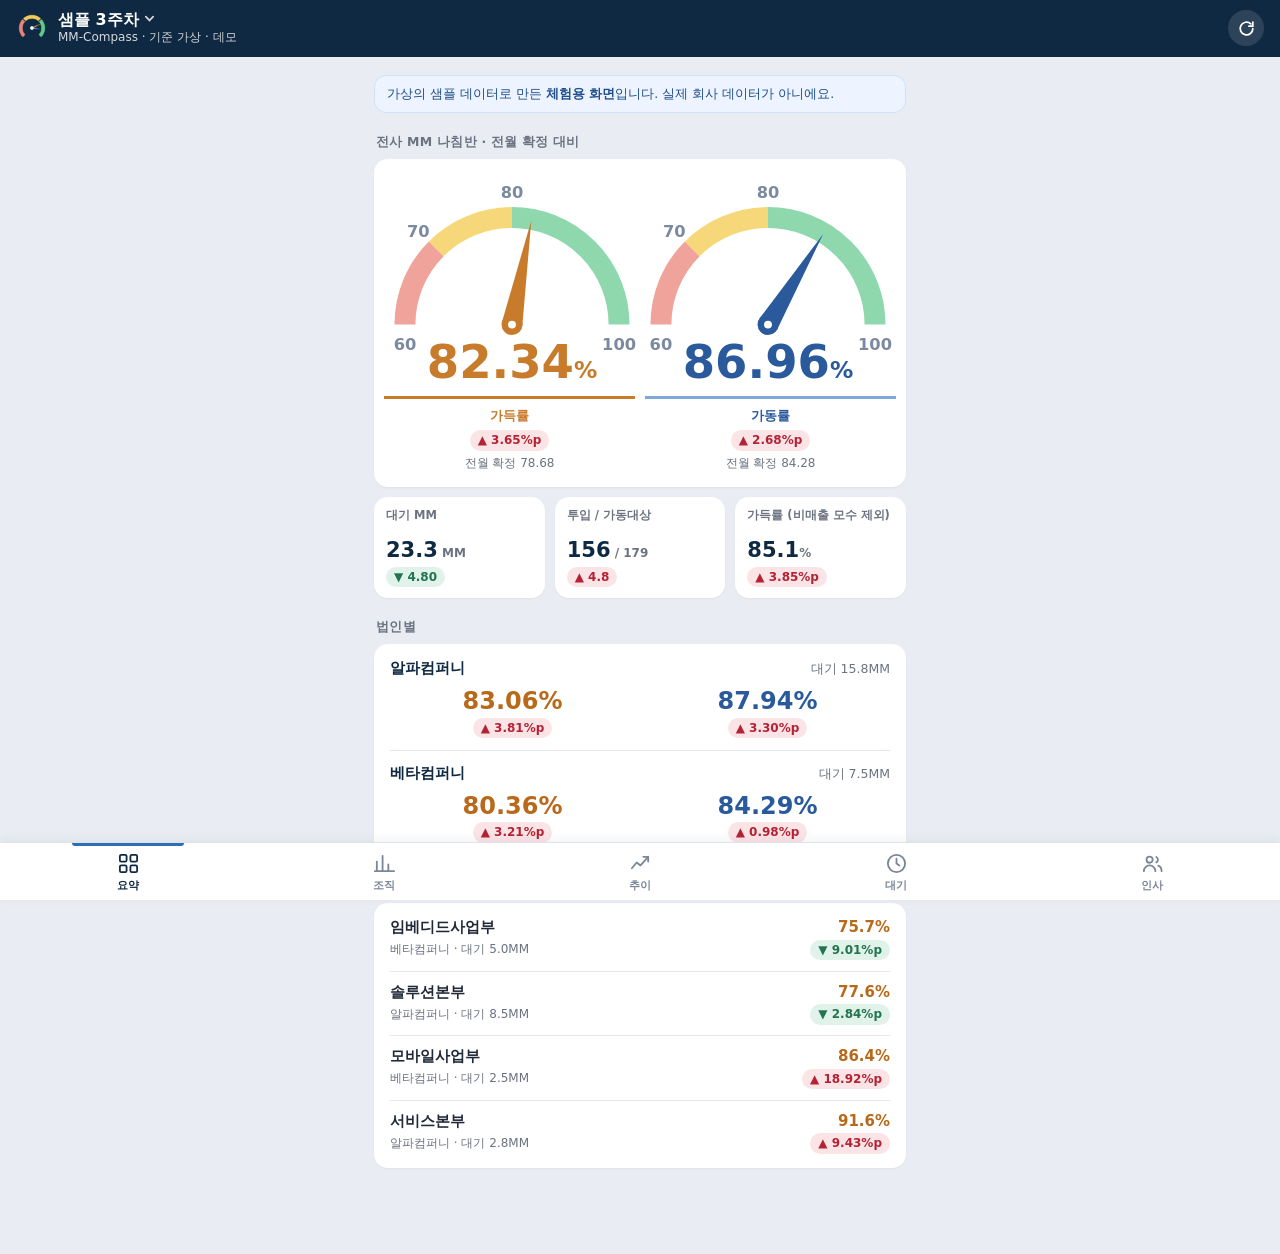
<file: docs/index.html>
<!doctype html>
<html lang="ko">
<head>
<meta charset="utf-8">
<meta name="viewport" content="width=device-width,initial-scale=1,viewport-fit=cover">
<title>MM-Compass 회의용</title>
<meta name="theme-color" content="#0F2942">
<meta http-equiv="Content-Security-Policy" content="default-src 'self'; script-src 'self' 'unsafe-inline'; style-src 'self' 'unsafe-inline'; img-src 'self' data:; connect-src 'self'; manifest-src 'self'; worker-src 'self'; object-src 'none'; base-uri 'none'; form-action 'none'">
<meta name="referrer" content="no-referrer">
<meta name="robots" content="noindex,nofollow,noarchive">
<meta name="apple-mobile-web-app-capable" content="yes">
<meta name="mobile-web-app-capable" content="yes">
<meta name="apple-mobile-web-app-status-bar-style" content="black-translucent">
<meta name="apple-mobile-web-app-title" content="MM-Compass">
<link rel="manifest" href="manifest.webmanifest">
<link rel="apple-touch-icon" href="apple-touch-icon.png">
<link rel="icon" href="favicon.ico">
<style>:root{--navy:#0F2942;--steel:#2A5A9B;--brown:#B8691A;--line:#E3E8EF;--muted:#6B7280;--bg:#F4F6F9;--rise:#B42335;--fall:#2E8B60;--ok:#2E7D4F;--mid:#B8791A;--lo:#C0392B;--card:#fff;--tabh:58px}
*{box-sizing:border-box}
html,body{margin:0;background:var(--bg);color:#1F2937;font-family:"Pretendard","Apple SD Gothic Neo","Malgun Gothic",system-ui,sans-serif;font-size:15px;line-height:1.45;-webkit-text-size-adjust:100%;-webkit-tap-highlight-color:transparent;font-variant-numeric:tabular-nums}
body{min-height:100vh;overscroll-behavior-y:none}
button{font:inherit;color:inherit}

/* 상단 */
#top{position:sticky;top:0;z-index:5;background:var(--navy);color:#fff;padding:calc(env(safe-area-inset-top) + 10px) 16px 10px;display:flex;align-items:center;gap:10px}
#top .lg{width:32px;height:32px;border-radius:8px;flex:none}
#top .tt{flex:1;min-width:0}
#top .t1{font-weight:800;font-size:16px;line-height:1.2;white-space:nowrap;overflow:hidden;text-overflow:ellipsis}
#top .t2{font-size:12px;opacity:.82;white-space:nowrap;overflow:hidden;text-overflow:ellipsis}
#top .rf{flex:none;width:36px;height:36px;border-radius:50%;border:0;background:rgba(255,255,255,.12);display:grid;place-items:center;cursor:pointer}
#top .rf:active{background:rgba(255,255,255,.28)}
#top .rf svg{width:19px;height:19px}

/* 본문 */
#main{max-width:560px;margin:0 auto;padding:14px 14px calc(var(--tabh) + env(safe-area-inset-bottom) + 28px)}
.pg{display:none}.pg.on{display:block;animation:fi .18s ease}
@keyframes fi{from{opacity:.4;transform:translateY(4px)}to{opacity:1;transform:none}}
h2{font-size:12.5px;font-weight:700;color:var(--muted);letter-spacing:.02em;margin:20px 2px 8px}
h2:first-child{margin-top:4px}
.card{background:var(--card);border-radius:14px;padding:14px 16px;box-shadow:0 1px 2px rgba(15,41,66,.05)}
.foot{margin:22px 4px 0;color:#8A94A4;font-size:12px;text-align:center}
.muted{color:var(--muted)}

/* 증감 칩 (포털과 같은 색: 증가=빨강, 감소=초록) */
.chip{display:inline-block;border-radius:999px;padding:1px 8px;font-size:12px;font-weight:700;line-height:1.55;white-space:nowrap}
.chip.up{background:#FBE4E6;color:var(--rise)}.chip.dn{background:#E1F2EA;color:#22744F}.chip.fl{background:#EEF1F4;color:var(--muted)}

/* 요약 */
.hero{display:grid;grid-template-columns:1fr 1fr;gap:10px}
.hero .h{background:var(--card);border-radius:16px;padding:14px 14px 13px;box-shadow:0 1px 2px rgba(15,41,66,.05);border-top:4px solid var(--brown)}
.hero .h.u{border-top-color:var(--steel)}
.h .l{font-size:13px;font-weight:700;color:#4B5563}
.h .v{font-size:34px;font-weight:800;line-height:1.1;margin:4px 0 6px;letter-spacing:-.5px}.h .v small{font-size:16px;font-weight:700;margin-left:1px}
.h.g .v{color:var(--brown)}.h.u .v{color:var(--steel)}
.h .pv{font-size:12px;color:var(--muted);margin-top:5px}
.bar{position:relative;height:7px;border-radius:4px;background:#EDF1F6;margin:10px 0 2px}
.bar i{position:absolute;left:0;top:0;bottom:0;border-radius:4px;background:var(--brown)}
.h.u .bar i{background:var(--steel)}
.bar u{position:absolute;top:-3px;bottom:-3px;width:2px;background:#1F2937;opacity:.55;text-decoration:none}
.tgl{font-size:11px;color:var(--muted);text-align:right;margin-top:1px}
.tiles{display:grid;grid-template-columns:repeat(3,1fr);gap:10px;margin-top:10px}
.tile{background:var(--card);border-radius:14px;padding:11px 12px;box-shadow:0 1px 2px rgba(15,41,66,.05)}
.tile .l{font-size:11.5px;color:var(--muted);font-weight:600;line-height:1.3;min-height:30px}
.tile .v{font-size:21px;font-weight:800;color:var(--navy);line-height:1.15}.tile .v small{font-size:12px;font-weight:600;color:var(--muted)}
.tile .s{margin-top:5px;font-size:11.5px}
.corp{display:grid;grid-template-columns:1fr auto;gap:2px 10px;align-items:center;padding:12px 0;border-bottom:1px solid var(--line)}
.corp:last-child{border-bottom:0;padding-bottom:0}.corp:first-child{padding-top:0}
.corp b{font-size:15px;color:var(--navy)}
.corp .sub{grid-column:1/-1;display:flex;gap:16px;flex-wrap:wrap;font-size:13px;color:#4B5563;margin-top:4px}
.corp .sub span b{font-size:15.5px}.corp .sub .g b{color:var(--brown)}.corp .sub .u b{color:var(--steel)}
.chg{display:flex;align-items:center;gap:10px;padding:10px 0;border-bottom:1px solid var(--line)}
.chg:last-child{border-bottom:0;padding-bottom:0}.chg:first-child{padding-top:0}
.chg .n{flex:1;min-width:0}.chg .n b{display:block;font-size:14.5px;color:#1F2937;white-space:nowrap;overflow:hidden;text-overflow:ellipsis}
.chg .n em{font-style:normal;font-size:12px;color:var(--muted)}
.chg .r{text-align:right;flex:none}.chg .r b{display:block;font-size:15px}
.empty{color:var(--muted);padding:6px 0;font-size:14px}

/* 조직 */
.seg{display:flex;gap:6px;margin:0 0 10px;overflow-x:auto;scrollbar-width:none}
.seg::-webkit-scrollbar{display:none}
.seg button{flex:none;border:1px solid var(--line);background:#fff;border-radius:999px;padding:6px 13px;font-size:13px;font-weight:600;color:#4B5563;cursor:pointer}
.seg button.on{background:var(--navy);border-color:var(--navy);color:#fff}
.cg{margin:16px 2px 8px;font-size:13px;font-weight:800;color:var(--navy);display:flex;justify-content:space-between;align-items:baseline}
.cg small{font-weight:600;color:var(--muted);font-size:12px}
details.o{background:var(--card);border-radius:14px;margin-bottom:8px;box-shadow:0 1px 2px rgba(15,41,66,.05);overflow:hidden}
details.o>summary{list-style:none;cursor:pointer;display:grid;grid-template-columns:1fr auto;gap:4px 10px;align-items:center;padding:12px 14px}
details.o>summary::-webkit-details-marker{display:none}
.on1{display:flex;align-items:center;gap:7px;min-width:0}
.on1 b{font-size:15px;color:var(--navy);white-space:nowrap;overflow:hidden;text-overflow:ellipsis}
.dot{width:9px;height:9px;border-radius:50%;flex:none}.dot.ok{background:var(--ok)}.dot.mid{background:var(--mid)}.dot.lo{background:var(--lo)}
.car{width:16px;height:16px;flex:none;color:#9AA5B5;transition:transform .15s}
details[open]>summary .car{transform:rotate(90deg)}
.gv{font-size:19px;font-weight:800;color:var(--brown);text-align:right;line-height:1.1}.gv small{font-size:11px;font-weight:700}
.o .m2{grid-column:1/-1;display:flex;align-items:center;gap:10px;font-size:12.5px;color:#4B5563;flex-wrap:wrap}
.o .m2 .u b{color:var(--steel)}.o>summary>.bar{grid-column:1/-1;margin:4px 0 0}
.ob{border-top:1px solid var(--line);padding:4px 14px 10px;background:#FBFCFE}
.sp{padding:8px 0 4px}.sp svg{width:100%;height:auto;display:block}
.sp .lbl{font-size:11.5px;color:var(--muted);margin-bottom:2px}
details.s{border-bottom:1px solid var(--line)}details.s:last-child{border-bottom:0}
details.s>summary,.sr{list-style:none;cursor:pointer;display:grid;grid-template-columns:1fr auto auto;gap:2px 10px;align-items:center;padding:10px 0}
details.s>summary::-webkit-details-marker{display:none}
.sr{cursor:default;padding:8px 0 8px 14px;border-bottom:1px dashed var(--line)}.sr:last-child{border-bottom:0}
.s .nm,.sr .nm{font-size:14px;color:#1F2937;min-width:0;display:flex;gap:6px;align-items:center}
.s .nm span,.sr .nm span{white-space:nowrap;overflow:hidden;text-overflow:ellipsis}
.s .pc,.sr .pc{font-size:13.5px;font-weight:700;text-align:right}.s .pc.g,.sr .pc.g{color:var(--brown)}.s .pc.u,.sr .pc.u{color:var(--steel)}
.s .ix,.sr .ix{grid-column:1/-1;font-size:11.5px;color:var(--muted)}
.sr .ix{padding-left:0}
.teams{padding:0 0 6px 14px}

/* 추이 */
.sel{width:100%;appearance:none;-webkit-appearance:none;border:1px solid var(--line);background:#fff url("data:image/svg+xml,%3Csvg xmlns='http://www.w3.org/2000/svg' width='12' height='8'%3E%3Cpath d='M1 1l5 5 5-5' fill='none' stroke='%236B7280' stroke-width='1.8'/%3E%3C/svg%3E") no-repeat right 14px center;border-radius:12px;padding:11px 36px 11px 14px;font-size:15px;font-weight:600;color:var(--navy);margin-bottom:10px}
.ch{padding:10px 8px 6px}
.ch svg{width:100%;height:auto;display:block;touch-action:pan-y;user-select:none;-webkit-user-select:none}
.lgd{display:flex;gap:14px;font-size:12.5px;font-weight:700;padding:2px 8px 4px}.lgd .g{color:var(--brown)}.lgd .u{color:var(--steel)}
.lgd i{display:inline-block;width:12px;height:3px;border-radius:2px;vertical-align:middle;margin-right:5px}
.mchips{display:flex;gap:6px;overflow-x:auto;padding:8px 2px 2px;scrollbar-width:none}.mchips::-webkit-scrollbar{display:none}
.mchips button{flex:none;border:1px solid var(--line);background:#fff;border-radius:10px;padding:5px 0;width:46px;font-size:13px;font-weight:600;color:#4B5563;cursor:pointer;line-height:1.2}
.mchips button small{display:block;font-size:10px;font-weight:600;color:#9AA5B5}
.mchips button.on{background:var(--navy);border-color:var(--navy);color:#fff}.mchips button.on small{color:#B8C4D6}
.det{display:grid;grid-template-columns:1fr 1fr;gap:10px;margin-top:10px}
.det .c{background:var(--card);border-radius:14px;padding:12px 14px;box-shadow:0 1px 2px rgba(15,41,66,.05)}
.det .c .l{font-size:12px;color:var(--muted);font-weight:600}.det .c .v{font-size:26px;font-weight:800;line-height:1.15;margin:2px 0 4px}
.det .c.g .v{color:var(--brown)}.det .c.u .v{color:var(--steel)}
.kind{display:inline-block;font-size:10.5px;font-weight:700;border-radius:6px;padding:1px 6px;margin-left:6px;vertical-align:middle;background:#EEF2F7;color:#3B597A}
.kind.cur{background:var(--navy);color:#fff}.kind.est{background:#F8ECE2;color:#A2551B}
.kv{display:flex;justify-content:space-between;padding:9px 0;border-bottom:1px solid var(--line);font-size:14px}.kv:last-child{border-bottom:0;padding-bottom:0}.kv:first-child{padding-top:0}
.kv b{color:var(--navy)}

/* 대기 */
.big{font-size:40px;font-weight:800;color:var(--navy);line-height:1.1}.big small{font-size:16px;color:var(--muted);font-weight:700}
.split{display:flex;height:12px;border-radius:6px;overflow:hidden;margin:12px 0 8px;background:#EDF1F6}
.split i{display:block;height:100%}.split i:nth-child(1){background:var(--steel)}.split i:nth-child(2){background:#7FA8DA}
.lg2{display:flex;gap:16px;flex-wrap:wrap;font-size:13px;color:#4B5563}.lg2 b{color:var(--navy)}
.lg2 i{display:inline-block;width:10px;height:10px;border-radius:3px;margin-right:5px;vertical-align:middle}
.rk{display:grid;grid-template-columns:22px 1fr auto;gap:2px 10px;align-items:center;padding:10px 0;border-bottom:1px solid var(--line)}
.rk:last-child{border-bottom:0;padding-bottom:0}.rk:first-child{padding-top:0}
.rk .no{width:22px;height:22px;border-radius:50%;background:#EEF2F7;color:var(--navy);font-size:11.5px;font-weight:800;display:grid;place-items:center}
.rk:nth-child(-n+3) .no{background:var(--navy);color:#fff}
.rk .n b{display:block;font-size:14.5px;white-space:nowrap;overflow:hidden;text-overflow:ellipsis}.rk .n em{font-style:normal;font-size:11.5px;color:var(--muted)}
.rk .v{text-align:right;font-size:16px;font-weight:800;color:var(--navy)}.rk .v small{font-size:11px;font-weight:600;color:var(--muted)}
.rk .b{grid-column:2/-1;height:6px;border-radius:3px;background:#EDF1F6;overflow:hidden}.rk .b i{display:block;height:100%;background:#7FA8DA;border-radius:3px}
.more{display:block;width:100%;margin-top:10px;border:1px solid var(--line);background:#fff;border-radius:12px;padding:10px;font-size:13.5px;font-weight:600;color:var(--navy);cursor:pointer}

/* 인사 */
.hrt{display:flex;gap:8px;flex-wrap:wrap;margin-top:8px}
.tag{display:inline-block;font-size:11.5px;font-weight:700;border-radius:6px;padding:2px 8px;white-space:nowrap}
.tag.t0{background:#E3F1EB;color:#1F6F54}.tag.t1{background:#EEF2F7;color:#3B597A}.tag.t2{background:#F1EEF8;color:#5B4B8A}.tag.t3{background:#F8ECE2;color:#A2551B}
.hr{padding:11px 0;border-bottom:1px solid var(--line);display:grid;grid-template-columns:auto 1fr auto;gap:3px 10px;align-items:start}
.hr:last-child{border-bottom:0;padding-bottom:0}.hr:first-child{padding-top:0}
.hr .o{font-size:13.5px;color:#1F2937;line-height:1.4}.hr .o small{display:block;color:var(--muted);font-size:11.5px;margin-top:1px}
.hr .e{text-align:right;font-size:13px;font-weight:700;color:var(--navy);white-space:nowrap}.hr .e small{display:block;font-weight:500;color:var(--muted);font-size:11.5px}

/* 하단 탭 */
#tabs{position:fixed;left:0;right:0;bottom:0;z-index:6;display:flex;height:calc(var(--tabh) + env(safe-area-inset-bottom));padding-bottom:env(safe-area-inset-bottom);background:#fff;border-top:1px solid #DDE3EC;box-shadow:0 -2px 10px rgba(15,41,66,.06)}
#tabs button{flex:1;min-width:0;border:0;background:none;display:flex;flex-direction:column;align-items:center;justify-content:center;gap:3px;color:#7A8699;font-size:11px;font-weight:600;padding:6px 0 4px;cursor:pointer;position:relative}
#tabs button svg{width:23px;height:23px}
#tabs button[aria-current=page]{color:var(--navy)}
#tabs button[aria-current=page]::before{content:"";position:absolute;top:0;left:28%;right:28%;height:3px;border-radius:0 0 3px 3px;background:#2F6DB5}
#tabs button:active{background:#F1F5FA}

/* 설치 안내 */
#inst{position:fixed;left:10px;right:10px;bottom:calc(var(--tabh) + env(safe-area-inset-bottom) + 8px);z-index:7;max-width:540px;margin:0 auto;display:flex;align-items:center;gap:8px;background:var(--navy);color:#fff;border-radius:12px;padding:10px 10px 10px 14px;box-shadow:0 6px 20px rgba(0,0,0,.25);font-size:13px}
#inst .it{flex:1;line-height:1.4}#inst .sh{background:rgba(255,255,255,.18);border-radius:6px;padding:1px 6px}
#inst button{border:0;cursor:pointer}
#inst .ib1{background:#fff;color:var(--navy);font-weight:700;border-radius:8px;padding:7px 14px}
#inst .ib2{background:none;color:#fff;opacity:.7;font-size:15px;padding:6px 8px}
@media (min-width:700px){body{background:#E9EDF3}#main{padding-top:18px}}

/* 갱신 UI */
#top .tt{cursor:pointer}
#top .t1 svg{width:11px;height:11px;margin-left:5px;vertical-align:1px;opacity:.8}
#top .rf.spin svg{animation:sp .8s linear infinite}
@keyframes sp{to{transform:rotate(360deg)}}
.stale{display:inline-block;background:#F8ECE2;color:#A2551B;border-radius:6px;padding:0 6px;margin-left:6px;font-size:11px;font-weight:700}
.past{display:flex;align-items:center;justify-content:space-between;gap:8px;background:#FFF6E5;border:1px solid #F1D9A6;color:#7A5410;border-radius:12px;padding:9px 12px;margin-bottom:12px;font-size:13px}
.past button{border:0;background:#7A5410;color:#fff;border-radius:8px;padding:5px 10px;font-weight:700;font-size:12.5px;cursor:pointer}
#ptr{position:fixed;left:50%;top:0;z-index:4;width:38px;height:38px;margin-left:-19px;border-radius:50%;background:#fff;color:var(--navy);box-shadow:0 2px 10px rgba(15,41,66,.25);display:grid;place-items:center;transform:translateY(-50px);opacity:0;pointer-events:none}
#ptr svg{width:20px;height:20px}
#ptr.spin svg{animation:sp .8s linear infinite}
#toast{position:fixed;left:50%;bottom:calc(var(--tabh) + env(safe-area-inset-bottom) + 14px);transform:translate(-50%,16px);z-index:9;max-width:calc(100% - 28px);background:#1F2937;color:#fff;border-radius:22px;padding:9px 16px;font-size:13px;font-weight:600;opacity:0;pointer-events:none;transition:opacity .2s,transform .2s;text-align:center}
#toast.on{opacity:1;transform:translate(-50%,0)}
#sheet{position:fixed;inset:0;z-index:10;background:rgba(15,41,66,.45);display:flex;align-items:flex-end;justify-content:center}
#sheet[hidden]{display:none}
#sheet .sh{width:100%;max-width:560px;background:#fff;border-radius:18px 18px 0 0;padding:14px 16px calc(env(safe-area-inset-bottom) + 16px);max-height:70vh;overflow:auto}
#sheet h3{margin:2px 2px 10px;font-size:15px;color:var(--navy)}
#sheet .wi{display:flex;justify-content:space-between;align-items:center;width:100%;text-align:left;border:1px solid var(--line);background:#fff;border-radius:12px;padding:12px 14px;margin-bottom:8px;cursor:pointer}
#sheet .wi.on{border-color:var(--navy);background:#F5F8FC}
#sheet .wi b{color:var(--navy)}#sheet .wi small{color:var(--muted)}
#sheet .wi em{font-style:normal;font-size:11px;font-weight:700;background:var(--navy);color:#fff;border-radius:6px;padding:1px 7px}
.err{text-align:center;padding:50px 20px;color:var(--muted)}.err b{display:block;color:var(--navy);font-size:16px;margin-bottom:6px}
.err button{margin-top:14px;border:0;background:var(--navy);color:#fff;border-radius:12px;padding:10px 20px;font-weight:700;cursor:pointer}
.skel{height:120px;border-radius:16px;background:linear-gradient(90deg,#E8ECF2 25%,#F2F4F8 37%,#E8ECF2 63%);background-size:400% 100%;animation:sk 1.2s ease infinite;margin-bottom:10px}
@keyframes sk{0%{background-position:100% 50%}100%{background-position:0 50%}}

.sr.hd{border-bottom:1px solid var(--line);padding:6px 0 4px 14px}.sr.hd .pc{font-size:11px;font-weight:700;color:var(--muted)}

/* 나침반 (포털과 같은 그림) */
.gcard{padding:12px 10px 14px}
.gcard .gp{width:100%;height:auto;display:block}
.gst{display:grid;grid-template-columns:1fr 1fr;gap:10px;margin-top:6px;text-align:center}
.gs{padding-top:8px;border-top:3px solid #C77B2B}.gs:nth-child(2){border-top-color:#7FA8DA}
.gs .l{font-size:13px;font-weight:800;margin-bottom:4px}
.gs .pv{font-size:12px;color:var(--muted);margin-top:4px}

/* 법인별: 가득/가동 말 없이 두 숫자를 나란히 (색은 나침반과 동일: 주황=가득률, 파랑=가동률) */
.corp .sub{display:grid;grid-template-columns:1fr 1fr;gap:10px;margin-top:6px}
.corp .sub span{display:flex;flex-direction:column;align-items:flex-start;gap:3px}
.corp .sub span b{font-size:24px;font-weight:800;line-height:1.1}
/* 법인별 두 숫자: 각 칸 가운데 정렬 */
.corp .sub{text-align:center}
.corp .sub span{align-items:center}

/* 조직 카드: 오른쪽에 가득률 나침반, 가로 막대 없음 */
details.o>summary{grid-template-columns:1fr 112px;align-items:center}
details.o>summary .on1{grid-column:1;grid-row:1;align-self:end}
details.o>summary .md{grid-column:2;grid-row:1/3;width:112px;height:auto;display:block}
details.o>summary .m2{grid-column:1;grid-row:2;align-self:start;gap:4px 8px}

/* 대기 TOP: 눌러서 팀·인원 펼침 */
.rk:nth-child(-n+3) .no{background:#EEF2F7;color:var(--navy)}.rk .no.t{background:var(--navy)!important;color:#fff!important}
details.rk2{border-bottom:1px solid var(--line)}details.rk2:last-child{border-bottom:0}
details.rk2>summary.rk{list-style:none;cursor:pointer;grid-template-columns:22px 1fr auto;border-bottom:0;padding:12px 0}
details.rk2>summary.rk::-webkit-details-marker{display:none}
details.rk2[open]>summary.rk{padding-bottom:6px}
.rb{margin:0 0 12px 32px;padding:4px 12px 8px;background:#F7F9FC;border-radius:10px}
.rb .tm{display:flex;justify-content:space-between;align-items:baseline;padding:9px 0 3px;font-size:13px;color:var(--navy);border-top:1px solid var(--line)}
.rb .tm:first-child{border-top:0;padding-top:4px}.rb .tm b{font-weight:800}.rb .tm span{font-weight:700;color:#4B5563}
.rb .pp{display:flex;justify-content:space-between;padding:5px 0 5px 10px;font-size:14px;color:#1F2937}.rb .pp b{color:var(--navy)}
.rb .nt{margin-top:8px;font-size:11.5px;color:var(--muted)}

/* 조직 카드: 오른쪽에 원형 링(가득률) — 나침반 대신 */
details.o>summary{grid-template-columns:1fr 84px}
details.o>summary .rg{grid-column:2;grid-row:1/3;width:84px;height:84px;display:block}

details.o>summary{grid-template-columns:1fr 76px}
details.o>summary .rg{width:76px;height:76px}

/* 조직 카드: 연료 계기판 */
details.o>summary{grid-template-columns:1fr 104px}
details.o>summary .fg{grid-column:2;grid-row:1/3;width:104px;height:auto;display:block}

/* 조직 카드: 오른쪽 월별 꺾은선, 왼쪽 가득률 숫자 + 증감 */
details.o>summary{grid-template-columns:1fr 124px;align-items:center}
details.o>summary .on1{grid-column:1;grid-row:1;align-self:end}
details.o>summary .sp2{grid-column:2;grid-row:1/4;display:block}
details.o>summary .sp2 svg{width:124px;height:auto;display:block}
details.o>summary .m1{grid-column:1;grid-row:2;display:flex;align-items:center;gap:8px;margin-top:2px}
details.o>summary .m2{grid-column:1;grid-row:3;align-self:start}
.m1 .gn{font-size:26px;font-weight:800;color:var(--brown);line-height:1.1}.m1 .gn small{font-size:12px;font-weight:700;margin-left:1px}

.demo{background:#EEF4FF;border:1px solid #CFE0FA;color:#1F4E8C;border-radius:12px;padding:9px 12px;margin-bottom:6px;font-size:12.5px;line-height:1.45}

.jb{font-style:normal;font-size:11px;font-weight:600;color:var(--steel);background:#E8EFF8;border-radius:999px;padding:1px 7px;margin-left:4px;white-space:nowrap}
.jsum .l{font-size:11.5px;color:var(--muted);font-weight:600}
.jsum .big{font-size:26px;font-weight:800;color:var(--navy)}.jsum .big small{font-size:13px;font-weight:600;color:var(--muted)}
.jsum .jmm{margin-left:10px;color:var(--steel)}

.seg2{display:grid;grid-template-columns:1fr 1fr;gap:8px;margin:12px 0 0}
.seg2 button{border:1px solid #C9DAF0;background:#EEF4FC;border-radius:12px;padding:12px 8px;font-size:14.5px;font-weight:700;color:#4B5563;cursor:pointer}
.seg2 button.on{background:#CFE0F5;border-color:#7FA8DA;color:var(--navy)}
.jsum{margin-top:10px}
.ps{display:block;font-size:11.5px;color:var(--muted);font-weight:500}
.vs{margin-top:2px;font-size:12px;color:var(--muted);font-weight:600}
.dvh{display:flex;justify-content:space-between;font-size:12.5px;font-weight:800;color:var(--navy);padding:8px 0 2px;border-top:1px solid var(--line)}.dvh:first-child{border-top:0}.dvh span{color:var(--muted);font-weight:600}
details.rk2>summary.rk{grid-template-columns:1fr auto}
details.rk2>.rb{margin-left:0}
</style>
</head>
<body>
<header id="top"></header>
<main id="main"></main>
<nav id="tabs" aria-label="회의용 페이지"></nav>
<div id="ptr" aria-hidden="true"><svg viewBox="0 0 24 24" fill="none" stroke="currentColor" stroke-width="2.2" stroke-linecap="round" stroke-linejoin="round"><path d="M20 12a8 8 0 11-2.6-5.9"/><path d="M20 4v5h-5"/></svg></div>
<div id="toast" role="status" aria-live="polite"></div>
<div id="sheet" hidden></div>
<script>window.APP_VERSION="26f58b01c9";</script>
<script>(function () {
  'use strict';
  var SCHEMA = 1, AUTO_MIN = 5, POLL_MIN = 15;
  var D = null, META = null, WEEKS = null;
  var curLabel = 'latest', lastCheck = 0, offline = false;
  var tab = 0, sortMode = 'base', trendSel = 'all', trendMonth = null, hrAll = false, idleMode = 'hq';
  var LS = 'mmc:' + location.pathname;

  /* ---------- 유틸 ---------- */
  function $(s, e) { return (e || document).querySelector(s); }
  function esc(s) { return String(s == null ? '' : s).replace(/[&<>"']/g, function (c) { return { '&': '&amp;', '<': '&lt;', '>': '&gt;', '"': '&quot;', "'": '&#39;' }[c]; }); }
  function n(v, k) { return (v == null || isNaN(v)) ? '–' : (+v).toFixed(k == null ? 1 : k); }
  function sg(d) { return d > 0.004 ? 'up' : d < -0.004 ? 'dn' : 'fl'; }
  function chip(d, unit, k) {
    if (d == null || isNaN(d)) return '';
    var c = sg(d), a = c === 'up' ? '▲' : c === 'dn' ? '▼' : '–';
    return '<span class="chip ' + c + '">' + a + ' ' + Math.abs(d).toFixed(k == null ? 2 : k) + (unit || '') + '</span>';
  }
  function T() { return (D && D.target) || 80; }
  function st(g) { return g >= T() ? 'ok' : g >= T() - 10 ? 'mid' : 'lo'; }
  function cshort(c) { c = String(c || ''); var s = D && D.strip; return s && c.indexOf(s) === 0 && c.length > s.length ? c.slice(s.length) : c; }
  function cleanName(s) { return String(s || '').replace(/\s*\(사업부 소속\)/, ' 직속'); }
  function byId(id) { for (var i = 0; i < D.nodes.length; i++) if (D.nodes[i].id === id) return D.nodes[i]; return null; }
  function dd(a, b) { return (a == null || b == null) ? null : a - b; }
  function toast(msg) {
    var t = $('#toast'); t.textContent = msg; t.classList.add('on');
    clearTimeout(toast._t); toast._t = setTimeout(function () { t.classList.remove('on'); }, 2600);
  }
  function hhmm(ts) { var d = new Date(ts); return ('0' + d.getHours()).slice(-2) + ':' + ('0' + d.getMinutes()).slice(-2); }

  /* ---------- 데이터 로딩 / 갱신 ---------- */
  function fetchJson(path) {
    return fetch(path, { cache: 'no-store' }).then(function (r) {
      if (!r.ok) throw new Error('HTTP ' + r.status);
      var fromCache = r.headers.get('x-mmc-cache') === '1';
      return r.json().then(function (j) { if (j && fromCache) j.__cache = true; return j; });
    }).then(function (j) { if (!j || !j.schema) throw new Error('empty'); return j; });
  }
  function readCache() { try { var s = localStorage.getItem(LS); return s ? JSON.parse(s) : null; } catch (e) { return null; } }
  function writeCache(p) { try { localStorage.setItem(LS, JSON.stringify(p)); } catch (e) { } }

  function apply(p, opts) {
    opts = opts || {};
    if (p.schema > SCHEMA) {
      toast('앱 업데이트가 필요합니다. 잠시 후 다시 열어 주세요');
      if (navigator.serviceWorker) navigator.serviceWorker.getRegistration().then(function (r) { if (r) r.update(); });
      return false;
    }
    var changed = !META || META.rev !== p.rev || META.week.label !== p.week.label;
    META = p; D = p.d; offline = !!opts.offline;
    if (changed || opts.force) render();
    else renderTop();
    return changed;
  }

  // 최신 확인. manual=true 면 결과를 토스트로 알림
  function refresh(manual) {
    var btn = $('#top .rf'), ptr = $('#ptr');
    if (btn) btn.classList.add('spin'); if (ptr) ptr.classList.add('spin');
    var wasLabel = META && META.week.label, wasRev = META && META.rev;
    return fetchJson('data/latest.json').then(function (p) {
      if (p.__cache) throw new Error('offline');  // 서비스워커가 저장본을 돌려준 것 = 실제로는 연결 안 됨
      lastCheck = Date.now(); curLabel = 'latest';
      writeCache(p);
      var changed = apply(p, { force: curLabel === 'latest' && META && META.week.label !== p.week.label });
      loadWeeks();
      if (manual) toast(changed && wasRev ? (wasLabel !== p.week.label ? p.week.title + ' 데이터로 갱신했어요' : '새 데이터로 갱신했어요') : '이미 최신입니다 · ' + hhmm(Date.now()));
      else if (changed && wasRev) toast('새 데이터로 갱신했어요');
    }).catch(function () {
      if (manual) toast(D ? '연결할 수 없어요 · 저장된 데이터(기준 ' + D.asof + ')를 보여드려요' : '데이터를 불러오지 못했어요');
      if (D) { offline = true; renderTop(); }
      else { var c = readCache(); if (c && c.schema <= SCHEMA) apply(c, { force: true, offline: true }); else showError(); }
    }).then(function () {
      if (btn) btn.classList.remove('spin'); if (ptr) ptr.classList.remove('spin');
      if (navigator.serviceWorker && manual) navigator.serviceWorker.getRegistration().then(function (r) { if (r) r.update().catch(function () { }); });
    });
  }
  function loadWeeks() {
    fetchJson('data/weeks.json').then(function (w) { WEEKS = w; }).catch(function () { });
  }
  function openWeek(label) {
    closeSheet();
    if (label === 'latest' || (WEEKS && label === WEEKS.latest)) { curLabel = 'latest'; refresh(true); return; }
    fetchJson('data/' + label + '.json').then(function (p) {
      curLabel = label; apply(p, { force: true }); window.scrollTo(0, 0);
    }).catch(function () { toast('해당 주차를 불러오지 못했어요'); });
  }
  function showError() {
    $('#main').innerHTML = '<div class="err"><b>데이터를 불러오지 못했어요</b>네트워크 연결을 확인한 뒤 다시 시도해 주세요.<br><button id="retry">다시 시도</button></div>';
    var b = $('#retry'); if (b) b.onclick = function () { refresh(true); };
  }

  /* ---------- 공통 조각 ---------- */
  var ICON = {
    home: '<rect x="3" y="3" width="7" height="7" rx="1.5"/><rect x="14" y="3" width="7" height="7" rx="1.5"/><rect x="3" y="14" width="7" height="7" rx="1.5"/><rect x="14" y="14" width="7" height="7" rx="1.5"/>',
    org: '<path d="M4 20V10M10 20V4M16 20v-7M22 20H2"/>',
    trend: '<path d="M3 17l5-6 4 3 8-9"/><path d="M15 5h5v5"/>',
    idle: '<circle cx="12" cy="12" r="9"/><path d="M12 7v5l3 2"/>',
    hr: '<circle cx="9" cy="8" r="3.2"/><path d="M3 20c0-3.3 2.7-6 6-6s6 2.7 6 6"/><path d="M16 5.2a3.2 3.2 0 010 5.6M18 14.3c2 .8 3.5 2.8 3.5 5.7"/>'
  };
  var TABS = [['home', '요약'], ['org', '조직'], ['trend', '추이'], ['idle', '대기'], ['hr', '인사']];
  var CAR = '<svg class="car" viewBox="0 0 16 16" fill="none" stroke="currentColor" stroke-width="2" stroke-linecap="round" stroke-linejoin="round"><path d="M6 3l5 5-5 5"/></svg>';

  function buildTabs() {
    var nav = $('#tabs'); nav.innerHTML = '';
    TABS.forEach(function (t, i) {
      var b = document.createElement('button'); b.type = 'button';
      b.innerHTML = '<svg viewBox="0 0 24 24" fill="none" stroke="currentColor" stroke-width="1.9" stroke-linecap="round" stroke-linejoin="round" aria-hidden="true">' + ICON[t[0]] + '</svg><span>' + t[1] + '</span>';
      b.onclick = function () { go(i); };
      nav.appendChild(b);
    });
  }
  function go(i, quiet) {
    tab = Math.max(0, Math.min(TABS.length - 1, i));
    [].forEach.call(document.querySelectorAll('.pg'), function (p, k) { p.classList.toggle('on', k === tab); });
    [].forEach.call(document.querySelectorAll('#tabs button'), function (b, k) { if (k === tab) b.setAttribute('aria-current', 'page'); else b.removeAttribute('aria-current'); });
    if (!quiet) { window.scrollTo(0, 0); try { history.replaceState(null, '', '#s' + (tab + 1)); } catch (e) { } }
  }

  function renderTop() {
    if (!META) return;
    var h = $('#top');
    var stale = offline ? '<span class="stale">오프라인</span>' : '';
    h.innerHTML = '<img class="lg" src="icon-192.png" alt="">' +
      '<div class="tt" id="wk"><div class="t1">' + esc(D.week) + '<svg viewBox="0 0 12 12" fill="none" stroke="currentColor" stroke-width="2" stroke-linecap="round"><path d="M2 4l4 4 4-4"/></svg></div>' +
      '<div class="t2">MM-Compass · 기준 ' + esc(D.asof) + (D.meet ? ' · ' + esc(D.meet) : '') + stale + '</div></div>' +
      '<button class="rf" id="rf" type="button" aria-label="최신 데이터로 새로고침"><svg viewBox="0 0 24 24" fill="none" stroke="currentColor" stroke-width="2.2" stroke-linecap="round" stroke-linejoin="round"><path d="M20 12a8 8 0 11-2.6-5.9"/><path d="M20 4v5h-5"/></svg></button>';
    $('#rf').onclick = function () { refresh(true); };
    $('#wk').onclick = openSheet;
  }
  function openSheet() {
    var sh = $('#sheet'); if (!WEEKS) { toast('주차 목록을 불러오는 중이에요'); loadWeeks(); return; }
    var cur = META.week.label;
    sh.innerHTML = '<div class="sh"><h3>주차 선택</h3>' + WEEKS.weeks.map(function (w) {
      return '<button class="wi' + (w.label === cur ? ' on' : '') + '" data-l="' + esc(w.label) + '"><span><b>' + esc(w.title) + '</b><br><small>기준 ' + esc(w.asof) + ' · ' + esc(w.meet) + '</small></span>' + (w.label === WEEKS.latest ? '<em>최신</em>' : '') + '</button>';
    }).join('') + '</div>';
    sh.hidden = false;
    sh.onclick = function (e) { if (e.target === sh) closeSheet(); };
    [].forEach.call(sh.querySelectorAll('.wi'), function (b) { b.onclick = function () { openWeek(b.getAttribute('data-l')); }; });
  }
  function closeSheet() { var s = $('#sheet'); s.hidden = true; s.innerHTML = ''; }

  /* ---------- 1 요약 ---------- */
  // 포털 나침반(gauge.py) 이식: 반원 3색 구간 + 바늘 + 큰 숫자. 눈금 60~100, 구간 경계 = (목표-10), 목표
  var GC = '#C77B2B', UC = '#2A5A9B', ZC = ['#F0A39A', '#F6D77A', '#8FD8AE'];
  function gth(v) { v = Math.min(Math.max(v, 60), 100); return (180 - (v - 60) / 40 * 180) * Math.PI / 180; }
  function gp(cx, cy, r, th) { return [cx + r * Math.cos(th), cy - r * Math.sin(th)]; }
  function dial(cx, cy, R, v, col, mini) {
    var o = '', e = [60, T() - 10, T(), 100], k, a, b, pa, pb;
    for (k = 0; k < 3; k++) {
      pa = gp(cx, cy, R, gth(e[k])); pb = gp(cx, cy, R, gth(e[k + 1]));
      o += '<path d="M' + pa[0].toFixed(1) + ',' + pa[1].toFixed(1) + ' A' + R + ',' + R + ' 0 0 1 ' + pb[0].toFixed(1) + ',' + pb[1].toFixed(1) + '" fill="none" stroke="' + ZC[k] + '" stroke-width="18"/>';
    }
    if (!mini) e.forEach(function (sv, i) {
      var lx, ly; if (i === 0 || i === 3) { lx = gp(cx, cy, R, gth(sv))[0]; ly = cy + 22; } else { var q = gp(cx, cy, R + 22, gth(sv)); lx = q[0]; ly = q[1] + 5; }
      o += '<text x="' + lx.toFixed(1) + '" y="' + ly.toFixed(1) + '" font-size="14" font-weight="600" fill="#7B8AA0" text-anchor="middle">' + (+sv) + '</text>';
    });
    var th = gth(v), tp = gp(cx, cy, R - 1, th), b1 = gp(cx, cy, 9, th + Math.PI / 2), b2 = gp(cx, cy, 9, th - Math.PI / 2);
    o += '<polygon points="' + tp[0].toFixed(1) + ',' + tp[1].toFixed(1) + ' ' + b1[0].toFixed(1) + ',' + b1[1].toFixed(1) + ' ' + b2[0].toFixed(1) + ',' + b2[1].toFixed(1) + '" fill="' + col + '"/>' +
      '<circle cx="' + cx + '" cy="' + cy + '" r="9" fill="' + col + '"/><circle cx="' + cx + '" cy="' + cy + '" r="3.4" fill="#fff"/>';
    if (v < 60) { col = '#C0392B'; o += '<text x="' + cx + '" y="' + (cy - 30) + '" font-size="14" font-weight="700" fill="#C0392B" text-anchor="middle">60% 미만</text>'; }
    o += '<text x="' + cx + '" y="' + (cy + 46) + '" font-size="40" font-weight="800" fill="' + col + '" text-anchor="middle">' + v.toFixed(2) + '<tspan font-size="20" font-weight="700">%</tspan></text>';
    return o;
  }
  function gaugePair(g, u) {   // 왼쪽 = 가득률, 오른쪽 = 가동률 (포털과 같은 배치)
    return '<svg class="gp" viewBox="10 -14 440 188" role="img" aria-label="가득률 ' + n(g, 2) + '%, 가동률 ' + n(u, 2) + '%">' + dial(120, 118, 92, g, GC) + dial(340, 118, 92, u, UC) + '</svg>';
  }
  function gstat(lab, col, x) {
    return '<div class="gs"><div class="l" style="color:' + col + '">' + lab + '</div>' + chip(x.d, '%p') + '<div class="pv">' + esc(x.label) + ' ' + n(x.prev, 2) + '</div></div>';
  }
  function p1() {
    var a = D.all, k = D.kpi || {}, nk = null, i;
    for (var key in k) if (key.indexOf('비매출') >= 0) nk = k[key];
    var idle = k['대기 MM'], inp = k['투입 MM'];
    var h = (D.demo ? '<div class="demo">가상의 샘플 데이터로 만든 <b>체험용 화면</b>입니다. 실제 회사 데이터가 아니에요.</div>' : '') + '<h2>전사 MM 나침반 · ' + esc(a.g.label) + ' 대비</h2><div class="card gcard">' + gaugePair(a.g.v, a.u.v) +
      '<div class="gst">' + gstat('가득률', GC, a.g) + gstat('가동률', UC, a.u) + '</div></div>';
    h += '<div class="tiles">';
    h += '<div class="tile"><div class="l">대기 MM</div><div class="v">' + (idle ? n(idle.v, 1) : '–') + '<small> MM</small></div><div class="s">' + (idle ? chip(idle.d, '', 2) : '') + '</div></div>';
    h += '<div class="tile"><div class="l">투입 / 가동대상</div><div class="v">' + (inp ? n(inp.v, 0) : '–') + '<small> / ' + n(D.T, 0) + '</small></div><div class="s">' + (inp ? chip(inp.d, '', 1) : '') + '</div></div>';
    h += '<div class="tile"><div class="l">가득률 (비매출 모수 제외)</div><div class="v">' + (nk ? n(nk.v, 1) : '–') + '<small>%</small></div><div class="s">' + (nk ? chip(nk.d, '%p', 2) : '') + '</div></div>';
    h += '</div>';
    h += '<h2>법인별</h2><div class="card">' + D.corps.map(function (c) {
      return '<div class="corp"><b>' + esc(c.name) + '</b><span class="muted" style="font-size:12.5px">대기 ' + n(c.idle, 1) + 'MM</span>' +
        '<div class="sub"><span class="g"><b>' + n(c.g.v, 2) + '%</b>' + chip(c.g.d, '%p') + '</span><span class="u"><b>' + n(c.u.v, 2) + '%</b>' + chip(c.u.d, '%p') + '</span></div></div>';
    }).join('') + '</div>';
    // 눈에 띄는 변화: 본부·사업부 카드 중 가득률 증감 큰 곳
    var cs = [];
    (D.cards || []).forEach(function (id) {
      var x = byId(id); if (!x || x.g == null || x.pg == null) return;
      cs.push({ x: x, d: x.g - x.pg });
    });
    cs.sort(function (p, q) { return p.d - q.d; });
    var falls = cs.filter(function (c) { return c.d < -0.004; }).slice(0, 2);
    var rises = cs.filter(function (c) { return c.d > 0.004; }).reverse().slice(0, 2);
    var rows = falls.concat(rises);
    h += '<h2>눈에 띄는 변화 · 가득률 (' + esc(a.g.label) + ' 대비)</h2><div class="card">';
    h += rows.length ? rows.map(function (c) {
      var x = c.x;
      return '<div class="chg"><div class="n"><b>' + esc(cleanName(x.name)) + '</b><em>' + esc(cshort(x.cn)) + ' · 대기 ' + n(x.idle, 1) + 'MM</em></div><div class="r"><b style="color:var(--brown)">' + n(x.g, 1) + '%</b>' + chip(c.d, '%p') + '</div></div>';
    }).join('') : '<div class="empty">비교할 변화가 없어요</div>';
    h += '</div>';
    return h;
  }

  /* ---------- 2 조직 ---------- */
  function spark(g, u, cm, w, h) {
    var W = w || 300, H = h || 64, L = 6, R = 6, Tp = 6, B = 6, vals = g.concat(u).filter(function (v) { return v != null; });
    if (!vals.length) return '';
    var lo = Math.min.apply(0, vals), hi = Math.max.apply(0, vals); if (hi - lo < 8) { lo -= 4; hi += 4; }
    function X(i) { return L + (W - L - R) * i / 11; }
    function Y(v) { return Tp + (H - Tp - B) * (1 - (v - lo) / (hi - lo)); }
    function path(a, col) {
      var s = '', d = '';
      for (var i = 0; i < a.length; i++) {
        if (a[i] == null) continue;
        var seg = (i <= cm) ? 's' : 'd';
        d += (d ? ' L' : 'M') + X(i).toFixed(1) + ',' + Y(a[i]).toFixed(1);
        if (i === cm) { s += '<path d="' + d + '" fill="none" stroke="' + col + '" stroke-width="2.2" stroke-linejoin="round"/>'; d = 'M' + X(i).toFixed(1) + ',' + Y(a[i]).toFixed(1); }
      }
      if (cm >= a.length - 1) return s || '<path d="' + d + '" fill="none" stroke="' + col + '" stroke-width="2.2"/>';
      return s + '<path d="' + d + '" fill="none" stroke="' + col + '" stroke-width="2.2" stroke-dasharray="3 3"/>';
    }
    var dot = function (a, col) { return a[cm] != null ? '<circle cx="' + X(cm).toFixed(1) + '" cy="' + Y(a[cm]).toFixed(1) + '" r="3.6" fill="' + col + '"/>' : ''; };
    return '<svg viewBox="0 0 ' + W + ' ' + H + '" role="img" aria-label="월별 추이">' + path(u, '#2A5A9B') + path(g, '#B8691A') + dot(u, '#2A5A9B') + dot(g, '#B8691A') + '</svg>';
  }
  function sortKids(arr) {
    var a = arr.slice();
    if (sortMode === 'low') a.sort(function (p, q) { return (p.g == null ? 999 : p.g) - (q.g == null ? 999 : q.g); });
    else if (sortMode === 'idle') a.sort(function (p, q) { return (q.idle || 0) - (p.idle || 0); });
    return a;
  }
  function teamRows(div) {
    var ts = D.nodes.filter(function (t) { return t.tm === 1 && t.dv === div.id; });
    ts = sortKids(ts);
    return ts.map(function (t) {
      return '<div class="sr"><div class="nm"><span>' + esc(cleanName(t.name)) + '</span></div><div class="pc g">' + n(t.g, 1) + '%</div><div class="pc u">' + n(t.u, 1) + '%</div><div class="ix">대기 ' + n(t.idle, 1) + 'MM · 가동대상 ' + n(t.T, 1) + 'MM</div></div>';
    }).join('');
  }
  function divRows(hq) {
    var ds = D.nodes.filter(function (x) { return x.tm === 0 && x.id.indexOf(hq.id + '#') === 0; });
    ds = sortKids(ds);
    return ds.map(function (c) {
      var teams = D.nodes.some(function (t) { return t.tm === 1 && t.dv === c.id; });
      var core = '<div class="nm"><span>' + esc(cleanName(c.name)) + '</span></div><div class="pc g">' + n(c.g, 1) + '%</div><div class="pc u">' + n(c.u, 1) + '%</div><div class="ix">대기 ' + n(c.idle, 1) + 'MM ' + chip(dd(c.g, c.pg), '%p') + '</div>';
      if (!teams) return '<div class="sr" style="padding-left:0">' + core + '</div>';
      return '<details class="s"><summary>' + core + '</summary><div class="teams">' + teamRows(c) + '</div></details>';
    }).join('');
  }
  function hqRow(x) {
    var d = dd(x.g, x.pg);
    return '<details class="o"><summary><div class="on1">' + CAR + '<b>' + esc(cleanName(x.name)) + '</b></div>' +
      '<div class="sp2">' + spark(x.mg || [], x.mu || [], D.cm == null ? 10 : D.cm, 120, 64) + '</div>' +
      '<div class="m1"><span class="gn">' + n(x.g, 1) + '<small>%</small></span>' + chip(d, '%p') + '</div>' +
      '<div class="m2"><span class="u">가동 <b>' + n(x.u, 1) + '%</b></span><span>대기 <b>' + n(x.idle, 1) + '</b>MM</span></div></summary>' +
      '<div class="ob"><div class="sr hd"><span></span><span class="pc g">가득률</span><span class="pc u">가동률</span></div>' + divRows(x) + '</div></details>';
  }
  function p2() {
    var tops = D.nodes.filter(function (x) { return x.id.indexOf('#') < 0; });
    var corps = []; tops.forEach(function (x) { if (corps.indexOf(x.cn) < 0) corps.push(x.cn); });
    var h = '<div class="seg" id="sortseg">' + [['base', '기본'], ['low', '가득률 낮은순'], ['idle', '대기 많은순']].map(function (s) {
      return '<button data-m="' + s[0] + '" class="' + (sortMode === s[0] ? 'on' : '') + '">' + s[1] + '</button>';
    }).join('') + '</div>';
    corps.forEach(function (c) {
      var hs = sortKids(tops.filter(function (x) { return x.cn === c; }));
      var cc = null; D.corps.forEach(function (k) { if (k.name === c) cc = k; });
      h += '<div class="cg">' + esc(c) + (cc ? '<small>가득 ' + n(cc.g.v, 1) + '% · 가동 ' + n(cc.u.v, 1) + '%</small>' : '') + '</div>';
      h += hs.map(hqRow).join('');
    });
    h += '<p class="foot">본부를 누르면 사업부 → 팀 순으로 펼쳐져요</p>';
    return h;
  }

  /* ---------- 3 추이 ---------- */
  function trendSeries() {
    var cm = D.cm == null ? 10 : D.cm;
    if (trendSel === 'all') {
      return { g: D.trend.map(function (t) { return t.g; }), u: D.trend.map(function (t) { return t.u; }), t: D.trend.map(function (t) { return t.t; }),
        idle: D.trend.map(function (t) { return t.idle; }), kind: D.trend.map(function (t) { return t.k; }), cm: cm, full: true };
    }
    var x = byId(trendSel) || {};
    var g = x.mg || [], kind = g.map(function (_, i) { return i < cm ? '실적' : i === cm ? '당월' : '예상'; });
    return { g: g, u: x.mu || [], kind: kind, cm: cm };
  }
  function chart(S, sel) {
    var W = 340, H = 210, L = 34, R = 12, Tp = 12, B = 26, N = S.g.length;
    var vals = S.g.concat(S.u).filter(function (v) { return v != null; });
    var lo = Math.floor((Math.min.apply(0, vals) - 3) / 5) * 5, hi = Math.ceil((Math.max.apply(0, vals) + 2) / 5) * 5;
    if (hi > 100) hi = 100; if (lo < 0) lo = 0; if (hi - lo < 15) lo = Math.max(0, hi - 15);
    function X(i) { return L + (W - L - R) * i / (N - 1); }
    function Y(v) { return Tp + (H - Tp - B) * (1 - (v - lo) / (hi - lo)); }
    var s = '<svg id="cv" viewBox="0 0 ' + W + ' ' + H + '" role="img" aria-label="월별 가득률·가동률 추이">';
    if (sel != null) s += '<rect x="' + (X(sel) - (W - L - R) / (N - 1) / 2).toFixed(1) + '" y="' + Tp + '" width="' + ((W - L - R) / (N - 1)).toFixed(1) + '" height="' + (H - Tp - B) + '" fill="#E9F0FA" rx="4"/>';
    for (var v = lo; v <= hi; v += 5) s += '<line x1="' + L + '" x2="' + (W - R) + '" y1="' + Y(v).toFixed(1) + '" y2="' + Y(v).toFixed(1) + '" stroke="#E3E8EF" stroke-width="1"/><text x="' + (L - 6) + '" y="' + (Y(v) + 4).toFixed(1) + '" text-anchor="end" font-size="10.5" fill="#8A94A4">' + v + '</text>';
    var t = T(); if (t > lo && t < hi) s += '<line x1="' + L + '" x2="' + (W - R) + '" y1="' + Y(t).toFixed(1) + '" y2="' + Y(t).toFixed(1) + '" stroke="#1F2937" stroke-width="1" stroke-dasharray="4 3" opacity=".45"/><text x="' + (W - R) + '" y="' + (Y(t) - 4).toFixed(1) + '" text-anchor="end" font-size="9.5" fill="#6B7280">목표 ' + t + '</text>';
    for (var i = 0; i < N; i++) s += '<text x="' + X(i).toFixed(1) + '" y="' + (H - 8) + '" text-anchor="middle" font-size="10.5" fill="' + (i === sel ? '#0F2942' : '#8A94A4') + '" font-weight="' + (i === sel ? 800 : 500) + '">' + (i + 1) + '</text>';
    function line(a, col) {
      var solid = '', dash = '', i;
      for (i = 0; i < N; i++) { if (a[i] == null) continue; var p = X(i).toFixed(1) + ',' + Y(a[i]).toFixed(1); if (i <= S.cm) solid += (solid ? ' L' : 'M') + p; if (i >= S.cm) dash += (dash ? ' L' : 'M') + p; }
      return (solid ? '<path d="' + solid + '" fill="none" stroke="' + col + '" stroke-width="2.6" stroke-linejoin="round" stroke-linecap="round"/>' : '') +
        (dash && S.cm < N - 1 ? '<path d="' + dash + '" fill="none" stroke="' + col + '" stroke-width="2.6" stroke-dasharray="4 4" stroke-linecap="round"/>' : '');
    }
    s += line(S.u, '#2A5A9B') + line(S.g, '#B8691A');
    function dots(a, col) {
      var o = '';
      for (var i = 0; i < N; i++) if (a[i] != null) o += '<circle cx="' + X(i).toFixed(1) + '" cy="' + Y(a[i]).toFixed(1) + '" r="' + (i === sel ? 5 : 2.6) + '" fill="' + (i > S.cm ? '#fff' : col) + '" stroke="' + col + '" stroke-width="' + (i > S.cm ? 1.6 : 0) + '"/>';
      return o;
    }
    s += dots(S.u, '#2A5A9B') + dots(S.g, '#B8691A');
    if (sel != null) {
      var ga = S.g[sel], ua = S.u[sel];
      if (ga != null && ua != null) {
        var up = ua >= ga; // 위 점 위쪽, 아래 점 아래쪽에 라벨
        var anch = sel > N - 3 ? 'end' : sel < 1 ? 'start' : 'middle', dx = sel > N - 3 ? -6 : sel < 1 ? 6 : 0;
        s += '<text x="' + (X(sel) + dx).toFixed(1) + '" y="' + (Y(up ? ua : ga) - 9).toFixed(1) + '" text-anchor="' + anch + '" font-size="11.5" font-weight="800" fill="' + (up ? '#2A5A9B' : '#B8691A') + '" stroke="#fff" stroke-width="3" paint-order="stroke">' + n(up ? ua : ga, 1) + '</text>' +
          '<text x="' + (X(sel) + dx).toFixed(1) + '" y="' + (Y(up ? ga : ua) + 17).toFixed(1) + '" text-anchor="' + anch + '" font-size="11.5" font-weight="800" fill="' + (up ? '#B8691A' : '#2A5A9B') + '" stroke="#fff" stroke-width="3" paint-order="stroke">' + n(up ? ga : ua, 1) + '</text>';
      }
    }
    return s + '</svg>';
  }
  function yearHtml() {
    if (!D.year) return '';
    return '<h2>연간 추정 · 전사 (실적 + 예상)</h2><div class="card gcard">' + gaugePair(D.year.g, D.year.u) +
      '<div class="gst"><div class="gs"><div class="l" style="color:' + GC + '">가득률</div></div><div class="gs"><div class="l" style="color:' + UC + '">가동률</div></div></div>' +
      (D.year.gn != null ? '<div class="kv" style="margin-top:10px"><span>가득률 (비매출 모수 제외)</span><b>' + n(D.year.gn, 2) + '%</b></div>' : '') + '</div>';
  }
  function p3() {
    var h = yearHtml() + '<h2>월별 추이</h2><select class="sel" id="tsel" aria-label="조직 선택"><option value="all">전사</option>';
    D.nodes.filter(function (x) { return x.id.indexOf('#') < 0; }).forEach(function (x) {
      h += '<option value="' + esc(x.id) + '"' + (trendSel === x.id ? ' selected' : '') + '>' + esc(cshort(x.cn)) + ' · ' + esc(cleanName(x.name)) + '</option>';
    });
    h += '</select><div class="card ch"><div class="lgd"><span class="g"><i style="background:var(--brown)"></i>가득률</span><span class="u"><i style="background:var(--steel)"></i>가동률</span></div><div id="chart"></div></div>';
    h += '<div id="tdet"></div>';
    return h;
  }
  function drawTrend() {
    var S = trendSeries(), N = S.g.length;
    if (!S.g.length) { $('#chart').innerHTML = '<div class="empty">추이 데이터가 없어요</div>'; $('#tdet').innerHTML = ''; return; }
    if (trendMonth == null || trendMonth >= N || S.g[trendMonth] == null) trendMonth = Math.min(S.cm, N - 1);
    $('#chart').innerHTML = chart(S, trendMonth);
    var m = trendMonth, pm = m > 0 ? m - 1 : null;
    var kd = S.kind[m] || '';
    var det = '<div class="det"><div class="c g"><div class="l">가득률 · ' + (m + 1) + '월<span class="kind ' + (kd === '당월' ? 'cur' : kd === '예상' ? 'est' : '') + '">' + kd + '</span></div><div class="v">' + n(S.g[m], 2) + '<small style="font-size:14px">%</small></div>' + (pm != null ? chip(dd(S.g[m], S.g[pm]), '%p') + ' <span class="muted" style="font-size:11px">전월</span>' : '') + '</div>' +
      '<div class="c u"><div class="l">가동률 · ' + (m + 1) + '월</div><div class="v">' + n(S.u[m], 2) + '<small style="font-size:14px">%</small></div>' + (pm != null ? chip(dd(S.u[m], S.u[pm]), '%p') + ' <span class="muted" style="font-size:11px">전월</span>' : '') + '</div></div>';
    if (S.full) {
      det += '<div class="card" style="margin-top:10px"><div class="kv"><span>가동대상</span><b>' + n(S.t[m], 1) + ' MM ' + (pm != null ? chip(dd(S.t[m], S.t[pm]), '', 1) : '') + '</b></div><div class="kv"><span>대기</span><b>' + n(S.idle[m], 1) + ' MM ' + (pm != null ? chip(dd(S.idle[m], S.idle[pm]), '', 1) : '') + '</b></div></div>';
    }
    $('#tdet').innerHTML = det;
    var cv = $('#cv');
    if (cv) {
      var pick = function (e) {
        var r = cv.getBoundingClientRect(), x = (e.clientX - r.left) / r.width * 340, i = Math.round((x - 34) / ((340 - 34 - 12) / (N - 1)));
        i = Math.max(0, Math.min(N - 1, i)); if (S.g[i] != null && i !== trendMonth) { trendMonth = i; drawTrend(); }
      };
      cv.onpointerdown = pick; cv.onpointermove = function (e) { if (e.buttons || e.pointerType === 'touch') pick(e); };
    }
  }

  /* ---------- 4 대기 ---------- */
  /* 직무 묶음: '개발 · 초급' · 'Programming' 등은 '개발'로 */
  function jobKey(j) { return !j ? '미지정' : /개발|programming|developer/i.test(j) ? '개발' : String(j).split(/\s*[·\/]\s*/)[0]; }
  function flatPeople(divs) {
    var out = [];
    divs.forEach(function (d) { d.teams.forEach(function (t) { t.people.forEach(function (p) {
      out.push({ n: p.n, j: p.j || '', mm: p.mm, team: cleanName(t.team), div: cleanName(d.div), hq: d.hq || '', corp: d.corp });
    }); }); });
    return out;
  }
  function pRow(p, sub) {
    return '<div class="pp"><span>' + esc(p.n) + (p.j ? ' <em class="jb">' + esc(p.j) + '</em>' : '') + (sub ? '<small class="ps">' + esc(sub) + '</small>' : '') + '</span><b>' + n(p.mm, 2) + '</b></div>';
  }
  function grpRow(title, sub, cnt, mm, body, chipHtml) {
    return '<details class="rk2"><summary class="rk"><div class="n"><b>' + esc(title) + '</b><em>' + esc(sub) + '</em></div>' +
      '<div class="v">' + n(mm, 2) + '<small> MM</small><div class="vs">' + cnt + '명' + (chipHtml || '') + '</div></div></summary><div class="rb">' + body + '</div></details>';
  }
  function byJob(ppl) {
    var m = {}; ppl.forEach(function (p) { var k = jobKey(p.j), o = m[k] || (m[k] = { k: k, mm: 0, ps: [] }); o.mm += p.mm; o.ps.push(p); });
    var arr = Object.keys(m).map(function (k) { return m[k]; }).sort(function (a, b) { return b.mm - a.mm; });
    return arr.map(function (g) {
      g.ps.sort(function (a, b) { return b.mm - a.mm; });
      return grpRow(g.k, g.k === '개발' ? '개발·Programming 등 묶음' : '직무', g.ps.length, g.mm,
        g.ps.map(function (p) { return pRow(p, cshort(p.corp) + ' · ' + p.team); }).join(''));
    }).join('');
  }
  function byHq(divs) {
    var m = {}, order = [];
    divs.forEach(function (d) {
      var k = d.corp + '|' + (d.hq || ''), o = m[k];
      if (!o) { o = m[k] = { title: d.hq || d.corp, sub: cshort(d.corp), divs: [], mm: 0, prev: 0, n: 0 }; order.push(o); }
      o.divs.push(d); o.mm += d.mm || 0; o.prev += d.prev || 0;
      d.teams.forEach(function (t) { o.n += t.people.length; });
    });
    return order.filter(function (o) { return o.mm > 0 || o.n > 0; }).sort(function (a, b) { return b.mm - a.mm; }).map(function (o) {
      var body = o.divs.map(function (d) {
        var tb = d.teams.map(function (t) {
          return '<div class="tm"><b>' + esc(cleanName(t.team)) + '</b><span>' + n(t.mm, 2) + ' MM</span></div>' +
            (t.people.length ? t.people.map(function (p) { return pRow(p); }).join('') : '<div class="pp"><span class="muted">대기 인원 없음</span></div>');
        }).join('');
        return '<div class="dvh">' + esc(cleanName(d.div)) + '<span>' + n(d.mm, 2) + ' MM</span></div>' + tb;
      }).join('');
      return grpRow(o.title, o.sub, o.n, o.mm, body, ' ' + chip(dd(o.mm, o.prev), '', 1));
    }).join('');
  }
  function p4() {
    var k = (D.kpi || {})['대기 MM'] || {}, tot = k.v, cs = D.corps;
    var sum = cs.reduce(function (a, c) { return a + c.idle; }, 0) || 1;
    var h = '<h2>전사 대기 · ' + esc(D.all.g.label) + ' 대비</h2><div class="card"><div class="big">' + n(tot, 1) + '<small> MM</small></div><div style="margin-top:4px">' + chip(k.d, ' MM', 2) + ' <span class="muted" style="font-size:12.5px">' + esc(k.label || '') + ' ' + n(k.prev, 1) + ' · 대기율 ' + n(D.T ? tot / D.T * 100 : null, 1) + '%</span></div>';
    h += '<div class="split">' + cs.map(function (c) { return '<i style="width:' + (c.idle / sum * 100).toFixed(1) + '%"></i>'; }).join('') + '</div>';
    h += '<div class="lg2">' + cs.map(function (c, i) { return '<span><i style="background:' + (i ? '#7FA8DA' : 'var(--steel)') + '"></i>' + esc(cshort(c.name)) + ' <b>' + n(c.idle, 1) + '</b>MM</span>'; }).join('') + '</div></div>';
    var I = D.idle || { divs: [], prev: '' }, ppl = flatPeople(I.divs);
    var tm = ppl.reduce(function (a, p) { return a + p.mm; }, 0), hasJob = ppl.some(function (p) { return p.j; });
    if (!hasJob && idleMode === 'job') idleMode = 'hq';
    var dev = ppl.filter(function (p) { return jobKey(p.j) === '개발'; });
    h += '<div class="card jsum"><div class="l">전체 대기 인원 · 총 공수 <span class="muted">(개인별 합)</span></div><div class="big">' + ppl.length + '<small> 명</small> <span class="jmm">' + n(tm, 2) + '<small> MM</small></span></div>' +
      (hasJob ? '<div class="muted" style="font-size:12.5px;margin-top:2px">그중 개발 직무 ' + dev.length + '명 · ' + n(dev.reduce(function (a, p) { return a + p.mm; }, 0), 2) + ' MM</div>' : '') + '</div>';
    h += '<div class="seg2" id="idlemode"><button data-m="hq"' + (idleMode === 'hq' ? ' class="on"' : '') + '>본부별 조회</button>' +
      (hasJob ? '<button data-m="job"' + (idleMode === 'job' ? ' class="on"' : '') + '>직무별 조회</button>' : '') + '</div>';
    h += '<h2>' + (idleMode === 'job' ? '직무별 대기 · 항목을 누르면 인원' : '본부별 대기 · ' + esc(I.prev || '전월') + ' 대비 (누르면 사업부·팀·인원)') + '</h2>';
    h += '<div class="card" style="padding-top:6px;padding-bottom:6px">' + (ppl.length ? (idleMode === 'job' ? byJob(ppl) : byHq(I.divs)) : '<div class="empty">대기 인력이 없어요</div>') + '</div>';
    h += '<p class="foot">대기 인원은 이름·직무·MM만 보여줘요 · 투입 프로젝트 등 상세는 PC 포털 회의용 화면에서 확인하세요</p>';
    return h;
  }

  /* ---------- 5 인사 ---------- */
  function tcls(t) { return /입사|복직/.test(t) ? 't0' : /전배/.test(t) ? 't1' : /휴직/.test(t) ? 't2' : 't3'; }
  function p5() {
    var lv = D.leave || {}, ln = 0, lk;
    for (lk in lv) ln += lv[lk];
    var h = '<h2>이번 주 인사 변동</h2><div class="tiles" style="grid-template-columns:1fr 1fr;margin-top:0"><div class="tile"><div class="l">변동 인원</div><div class="v">' + (D.hr_n || 0) + '<small> 건</small></div><div class="s muted">' + esc(D.hr_txt || '변동 없음') + '</div></div>' +
      '<div class="tile"><div class="l">휴직 중</div><div class="v">' + ln + '<small> 명</small></div><div class="s muted">' + Object.keys(lv).map(function (c) { return esc(cshort(c)) + ' ' + lv[c]; }).join(' · ') + '</div></div></div>';
    var list = D.hr || [], show = hrAll ? list : list.slice(0, 10);
    h += '<h2>변동 내역 (성명 제외)</h2><div class="card">';
    h += show.length ? show.map(function (x) {
      var parts = String(x.org).split(' · '), corp = cshort(parts.shift()), em = /^([+\-−][\d.]+\s*MM)\s*(.*)$/.exec(x.eff || '');
      return '<div class="hr"><span class="tag ' + tcls(x.type) + '">' + esc(x.type) + '</span><div class="o">' + esc(parts.join(' › ') || '–') + '<small>' + esc(corp) + '</small></div><div class="e">' + (em ? esc(em[1]) + '<small>' + esc(em[2]) + '</small>' : esc(x.eff)) + '<small>적용 ' + esc(x.date) + '</small></div></div>';
    }).join('') : '<div class="empty">이번 주 인사 변동이 없어요</div>';
    h += '</div>' + (list.length > 10 ? '<button class="more" id="hrmore">' + (hrAll ? '접기' : '전체 ' + list.length + '건 보기') + '</button>' : '');
    h += '<p class="foot">개인별 명단·휴직자 상세는 PC 포털 회의용 화면에서 확인하세요</p>';
    return h;
  }

  /* ---------- 렌더 ---------- */
  function render() {
    var y = window.scrollY;
    renderTop();
    var past = (curLabel !== 'latest' && WEEKS && META.week.label !== WEEKS.latest)
      ? '<div class="past"><span>지난 주차를 보고 있어요</span><button id="tolatest">최신 보기</button></div>' : '';
    var pages = [p1, p2, p3, p4, p5];
    $('#main').innerHTML = pages.map(function (f, i) {
      var html = ''; try { html = f(); } catch (e) { html = '<div class="err"><b>이 화면을 표시하지 못했어요</b>잠시 후 다시 시도해 주세요.</div>'; if (window.console) console.error(e); }
      return '<section class="pg" data-i="' + i + '">' + (i === 0 ? past : '') + html + '</section>';
    }).join('');
    go(tab, true);
    bind();
    window.scrollTo(0, y);
  }
  function bind() {
    var tl = $('#tolatest'); if (tl) tl.onclick = function () { curLabel = 'latest'; refresh(true); };
    [].forEach.call(document.querySelectorAll('#sortseg button'), function (b) {
      b.onclick = function () { sortMode = b.getAttribute('data-m'); var y = window.scrollY; $('.pg[data-i="1"]').innerHTML = p2(); bind(); window.scrollTo(0, y); };
    });
    var ts = $('#tsel'); if (ts) { ts.value = trendSel; ts.onchange = function () { trendSel = ts.value; trendMonth = null; drawTrend(); }; drawTrend(); }
    [].forEach.call(document.querySelectorAll('#idlemode button'), function (b) {
      b.onclick = function () { idleMode = b.getAttribute('data-m'); var y = window.scrollY; $('.pg[data-i="3"]').innerHTML = p4(); bind(); window.scrollTo(0, y); };
    });
    var hm = $('#hrmore'); if (hm) hm.onclick = function () { hrAll = !hrAll; var y = window.scrollY; $('.pg[data-i="4"]').innerHTML = p5(); bind(); window.scrollTo(0, y); };
  }

  /* ---------- 당겨서 새로고침 ---------- */
  (function () {
    var y0 = null, dy = 0, ptr = $('#ptr'), armed = false;
    document.addEventListener('touchstart', function (e) { if (window.scrollY <= 0 && e.touches.length === 1 && !$('#sheet').hidden === false) { y0 = e.touches[0].clientY; dy = 0; armed = false; } else y0 = null; }, { passive: true });
    document.addEventListener('touchmove', function (e) {
      if (y0 == null) return; dy = e.touches[0].clientY - y0;
      if (dy <= 0 || window.scrollY > 0) { ptr.style.opacity = 0; return; }
      var p = Math.min(dy, 110); armed = dy > 80;
      ptr.style.opacity = Math.min(1, dy / 60); ptr.style.transform = 'translateY(' + (p * .75 - 10) + 'px) rotate(' + (p * 3) + 'deg)';
    }, { passive: true });
    document.addEventListener('touchend', function () {
      if (y0 == null) return; y0 = null;
      if (armed) { ptr.style.transform = 'translateY(' + (50) + 'px)'; refresh(true).then(function () { ptr.style.opacity = 0; ptr.style.transform = ''; }); }
      else { ptr.style.opacity = 0; ptr.style.transform = ''; }
      armed = false;
    });
  })();

  /* ---------- 자동 갱신 ---------- */
  function maybeRefresh() { if (curLabel === 'latest' && Date.now() - lastCheck > AUTO_MIN * 60000) refresh(false); }
  document.addEventListener('visibilitychange', function () { if (document.visibilityState === 'visible') maybeRefresh(); });
  window.addEventListener('online', function () { if (curLabel === 'latest') refresh(false); });
  window.addEventListener('offline', function () { offline = true; if (META) renderTop(); });
  setInterval(function () { if (document.visibilityState === 'visible' && curLabel === 'latest') refresh(false); }, POLL_MIN * 60000);

  /* ---------- 설치 안내 + 서비스워커 ---------- */
  (function () {
    var standalone = (window.matchMedia && matchMedia('(display-mode: standalone)').matches) || navigator.standalone === true;
    var KEY = 'mmc-install-dismissed';
    function dismissed() { try { return localStorage.getItem(KEY) === '1'; } catch (e) { return false; } }
    function remember() { try { localStorage.setItem(KEY, '1'); } catch (e) { } }
    function banner(html, onInstall) {
      if (standalone || dismissed() || $('#inst')) return;
      var d = document.createElement('div'); d.id = 'inst';
      d.innerHTML = '<div class="it">' + html + '</div>' + (onInstall ? '<button type="button" class="ib1">설치</button>' : '') + '<button type="button" class="ib2" aria-label="닫기">✕</button>';
      document.body.appendChild(d);
      d.querySelector('.ib2').onclick = function () { remember(); d.remove(); };
      if (onInstall) d.querySelector('.ib1').onclick = function () { onInstall(); d.remove(); };
    }
    var dp = null;
    window.addEventListener('beforeinstallprompt', function (e) {
      e.preventDefault(); dp = e;
      banner('<b>홈 화면에 설치</b>하면 앱처럼 바로 열려요', function () { dp.prompt(); dp.userChoice.then(remember); });
    });
    window.addEventListener('appinstalled', function () { remember(); var d = $('#inst'); if (d) d.remove(); });
    var ua = navigator.userAgent, ios = /iPhone|iPad|iPod/.test(ua) || (/Macintosh/.test(ua) && navigator.maxTouchPoints > 1);
    if (ios && !standalone) banner('<b>앱처럼 쓰려면</b> 하단 <span class="sh">공유 ⎋</span> → <b>홈 화면에 추가</b>');
    if ('serviceWorker' in navigator && (location.protocol === 'https:' || location.hostname === 'localhost' || location.hostname === '127.0.0.1')) {
      var had = !!navigator.serviceWorker.controller;
      navigator.serviceWorker.register('sw.js').catch(function () { });
      navigator.serviceWorker.addEventListener('controllerchange', function () { if (had && !window.__reloading) { window.__reloading = true; location.reload(); } });
    }
  })();

  /* ---------- 시작 ---------- */
  buildTabs();
  var h0 = parseInt((location.hash || '').replace('#s', ''), 10); tab = isNaN(h0) ? 0 : Math.max(0, Math.min(4, h0 - 1));
  var cached = readCache();
  if (cached && cached.schema <= SCHEMA) { apply(cached, { force: true }); }  // 저장된 데이터로 즉시 표시 → 뒤에서 최신 확인
  else $('#main').innerHTML = '<div class="skel"></div><div class="skel" style="height:90px"></div><div class="skel" style="height:150px"></div>';
  go(tab, true);
  refresh(false);
  window.__mmc = { refresh: refresh, go: go };
})();
</script>
</body>
</html>
</file>
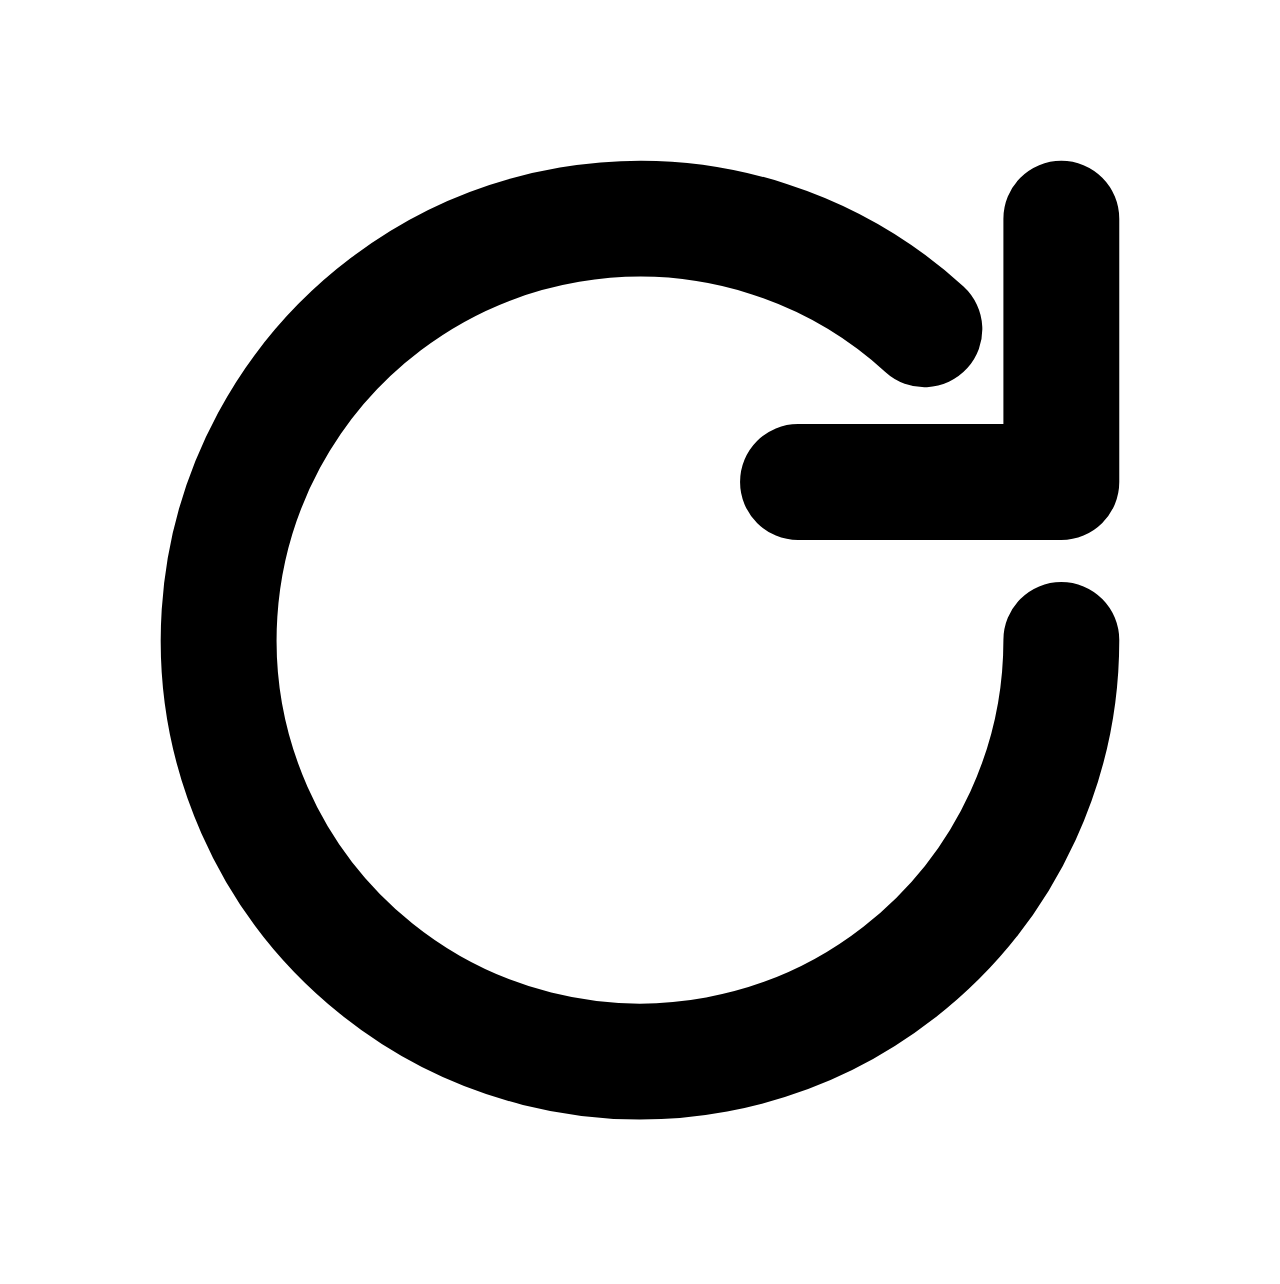
<file: template/lite.html>
<!doctype html>
<html lang="ko">
<head>
<meta charset="utf-8">
<meta name="viewport" content="width=device-width,initial-scale=1,viewport-fit=cover">
<title>MM-Compass 회의용</title>
<meta name="theme-color" content="#0F2942">
<meta http-equiv="Content-Security-Policy" content="default-src 'self'; script-src 'self' 'unsafe-inline'; style-src 'self' 'unsafe-inline'; img-src 'self' data:; connect-src 'self'; manifest-src 'self'; worker-src 'self'; object-src 'none'; base-uri 'none'; form-action 'none'">
<meta name="referrer" content="no-referrer">
<meta name="robots" content="noindex,nofollow,noarchive">
<meta name="apple-mobile-web-app-capable" content="yes">
<meta name="mobile-web-app-capable" content="yes">
<meta name="apple-mobile-web-app-status-bar-style" content="black-translucent">
<meta name="apple-mobile-web-app-title" content="MM-Compass">
<link rel="manifest" href="manifest.webmanifest">
<link rel="apple-touch-icon" href="apple-touch-icon.png">
<link rel="icon" href="favicon.ico">
<style>/*@CSS@*/</style>
</head>
<body>
<header id="top"></header>
<main id="main"></main>
<nav id="tabs" aria-label="회의용 페이지"></nav>
<div id="ptr" aria-hidden="true"><svg viewBox="0 0 24 24" fill="none" stroke="currentColor" stroke-width="2.2" stroke-linecap="round" stroke-linejoin="round"><path d="M20 12a8 8 0 11-2.6-5.9"/><path d="M20 4v5h-5"/></svg></div>
<div id="toast" role="status" aria-live="polite"></div>
<div id="sheet" hidden></div>
<script>window.APP_VERSION="/*@VERSION@*/";</script>
<script>/*@JS@*/</script>
</body>
</html>
</file>
